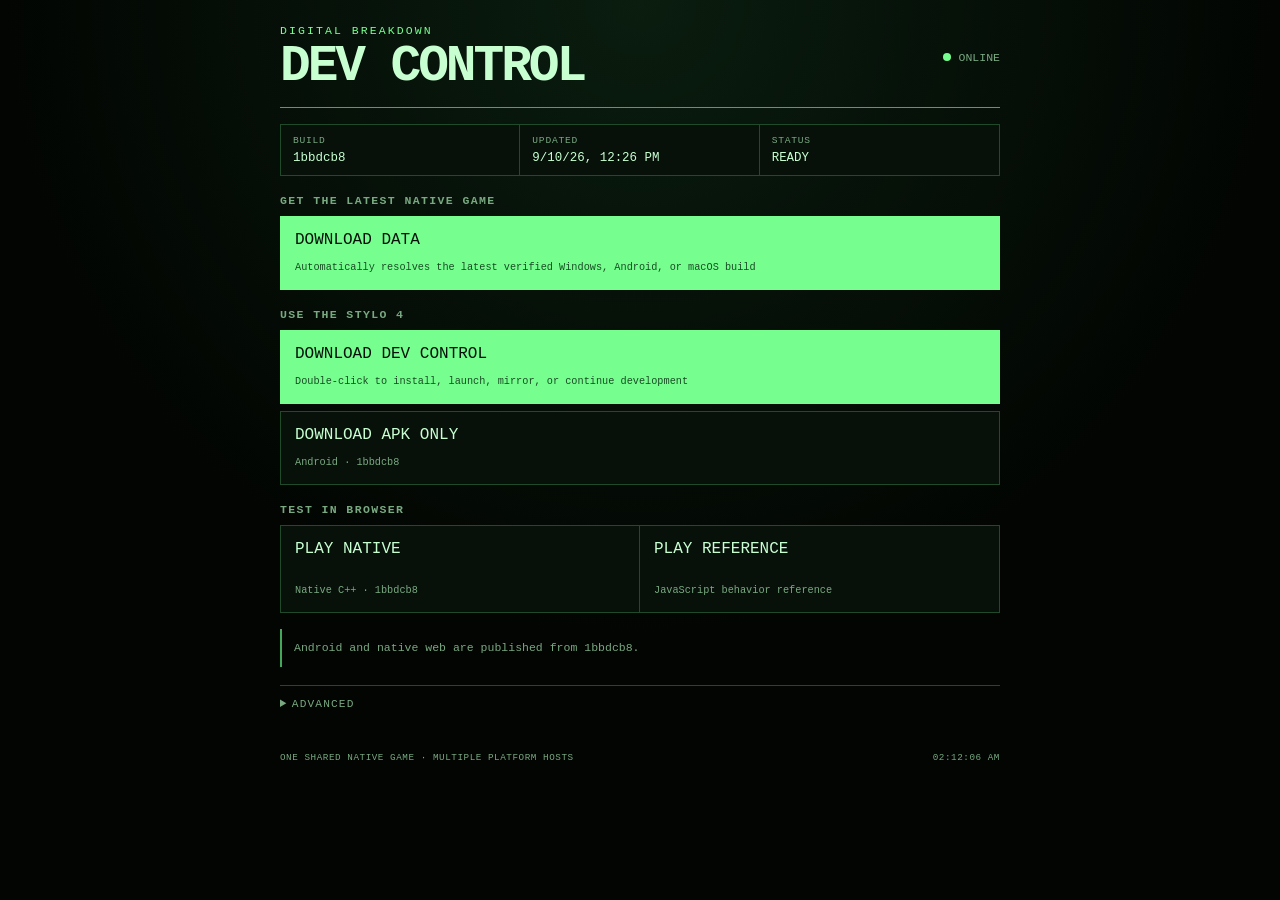
<file: index.html>
<!doctype html>
<html lang="en">
<head>
  <meta charset="utf-8">
  <meta name="viewport" content="width=device-width, initial-scale=1, viewport-fit=cover">
  <meta name="theme-color" content="#07110a">
  <meta name="description" content="Install, test, and inspect Digital Breakdown development builds.">
  <meta name="application-name" content="DATA by indrolend">
  <meta name="keywords" content="DATA, Digital Breakdown, DigitalBreakdown, indrolend, game download">
  <title>Digital Breakdown Dev</title>
  <link rel="manifest" href="./manifest.webmanifest">
  <link rel="stylesheet" href="./styles.css">
</head>
<body>
  <main class="shell">
    <header class="masthead">
      <div><p class="eyebrow">DIGITAL BREAKDOWN</p><h1>DEV CONTROL</h1></div>
      <div class="status-stack"><span id="network-dot" class="status-dot"></span><span id="network-label">CHECKING</span></div>
    </header>

    <section class="status-bar" aria-label="Published build status">
      <div><span>BUILD</span><strong id="source-commit">--</strong></div>
      <div><span>UPDATED</span><strong id="built-at">--</strong></div>
      <div><span>STATUS</span><strong id="manifest-status">CHECKING</strong></div>
    </section>

    <section class="workflow">
      <h2>GET THE LATEST NATIVE GAME</h2>
      <a class="action action-primary action-wide" href="./download/">
        <span>DOWNLOAD DATA</span>
        <small>Automatically resolves the latest verified Windows, Android, or macOS build</small>
      </a>
    </section>

    <section class="workflow">
      <h2>USE THE STYLO 4</h2>
      <a class="action action-primary action-wide" href="./dev-control/Digital-Breakdown-Dev-Control.cmd" download>
        <span>DOWNLOAD DEV CONTROL</span>
        <small>Double-click to install, launch, mirror, or continue development</small>
      </a>
      <a id="download-android" class="action action-wide" href="#">
        <span>DOWNLOAD APK ONLY</span>
        <small id="android-detail">Latest completed Android build</small>
      </a>
    </section>

    <section class="workflow">
      <h2>TEST IN BROWSER</h2>
      <div class="action-row">
        <a id="play-web" class="action" href="#"><span>PLAY NATIVE</span><small id="play-detail">C++ WebAssembly build</small></a>
        <a id="play-reference" class="action" href="#"><span>PLAY REFERENCE</span><small id="reference-detail">JavaScript behavior reference</small></a>
      </div>
    </section>

    <p id="source-message" class="source-message">Checking the latest completed build.</p>

    <details class="advanced">
      <summary>ADVANCED</summary>
      <div class="advanced-grid">
        <a id="open-source-commit" href="#" target="_blank" rel="noreferrer">Open published source</a>
        <a id="publish-latest" href="#" target="_blank" rel="noreferrer">Build and publish main</a>
        <a id="build-native" href="#" target="_blank" rel="noreferrer">Android workflow</a>
        <a id="releases" href="#" target="_blank" rel="noreferrer">Release files</a>
        <a id="game-repo" href="#" target="_blank" rel="noreferrer">Source repository</a>
        <a id="download-web" href="#">Download native web</a>
        <a id="download-reference" href="#">Download reference</a>
        <a id="download-research" href="#">Download research snapshot</a>
      </div>
    </details>

    <footer><span>ONE SHARED NATIVE GAME · MULTIPLE PLATFORM HOSTS</span><span id="clock">--:--:--</span></footer>
  </main>
  <script src="./config.js"></script>
  <script src="./app.js"></script>
  <script type="application/ld+json">
    {
      "@context": "https://schema.org",
      "@type": "VideoGame",
      "@id": "https://indrolend.github.io/Digital-breakdown-dev/#data",
      "name": "DATA",
      "alternateName": ["Digital Breakdown", "DigitalBreakdown"],
      "author": {"@type": "Person", "name": "indrolend"},
      "downloadUrl": "https://indrolend.github.io/Digital-breakdown-dev/download/",
      "gamePlatform": ["Windows", "Android", "macOS"]
    }
  </script>
</body>
</html>
</file>
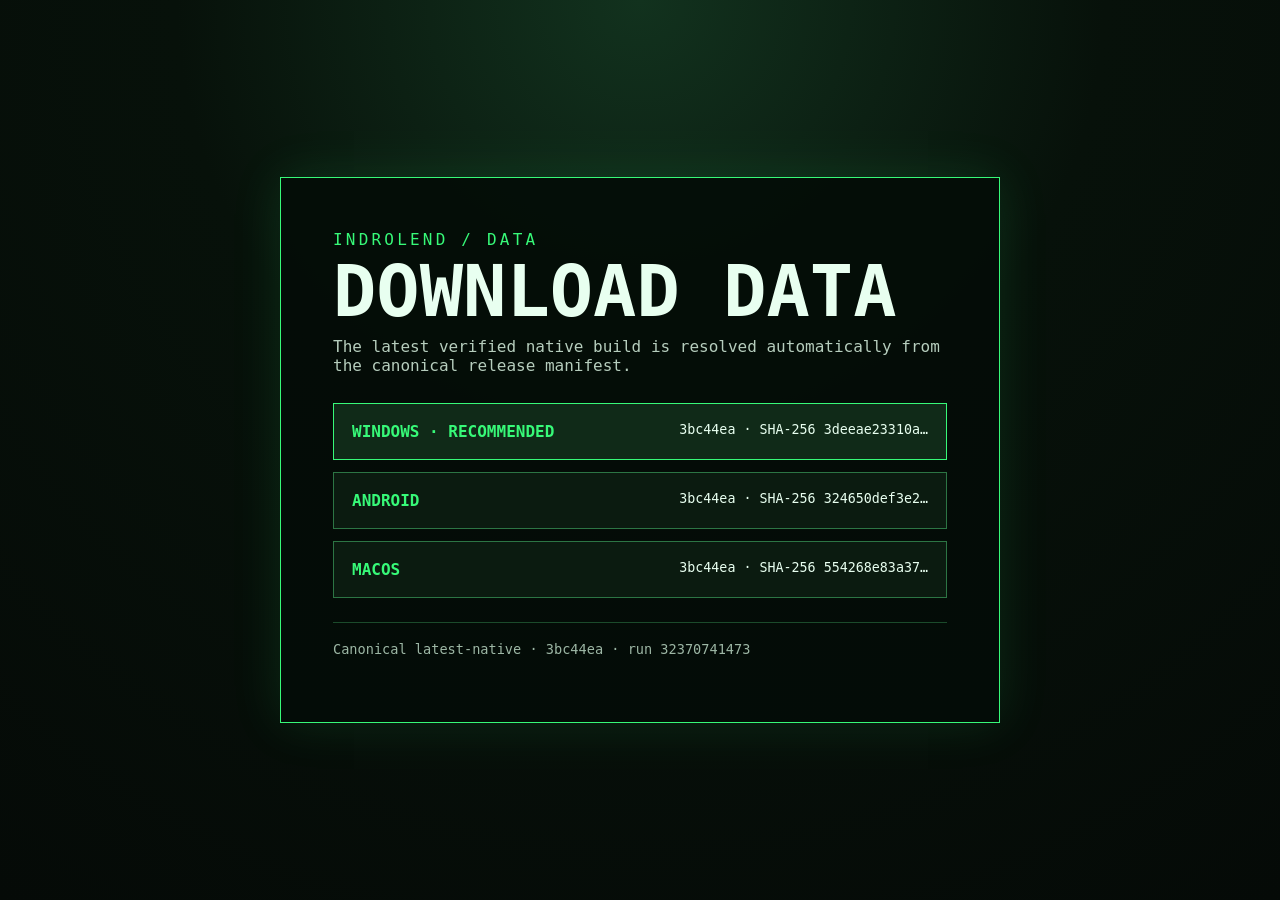
<file: download/index.html>
<!doctype html>
<html lang="en">
<head>
  <meta charset="utf-8">
  <meta name="viewport" content="width=device-width, initial-scale=1">
  <meta name="description" content="Download the latest verified native version of DATA by indrolend for Windows, Android, or macOS.">
  <title>Download DATA by indrolend</title>
  <link rel="stylesheet" href="./styles.css">
</head>
<body>
  <main>
    <p class="eyebrow">INDROLEND / DATA</p>
    <h1>DOWNLOAD DATA</h1>
    <p class="lede">The latest verified native build is resolved automatically from the canonical release manifest.</p>
    <div class="platforms">
      <a class="button" href="./windows/" data-platform-link="windows-x64"><strong>WINDOWS</strong><small>Checking latest build…</small></a>
      <a class="button" href="./android/" data-platform-link="android-armeabi-v7a"><strong>ANDROID</strong><small>Checking latest build…</small></a>
      <a class="button" href="./macos/" data-platform-link="macos-universal"><strong>MACOS</strong><small>Checking latest build…</small></a>
    </div>
    <p id="status" class="status" role="status">Reading canonical latest-native manifest…</p>
    <noscript>JavaScript is required to resolve and validate the latest release.</noscript>
  </main>
  <script src="./resolver.js" data-manifest="../native-build-manifest.json"></script>
</body>
</html>
</file>
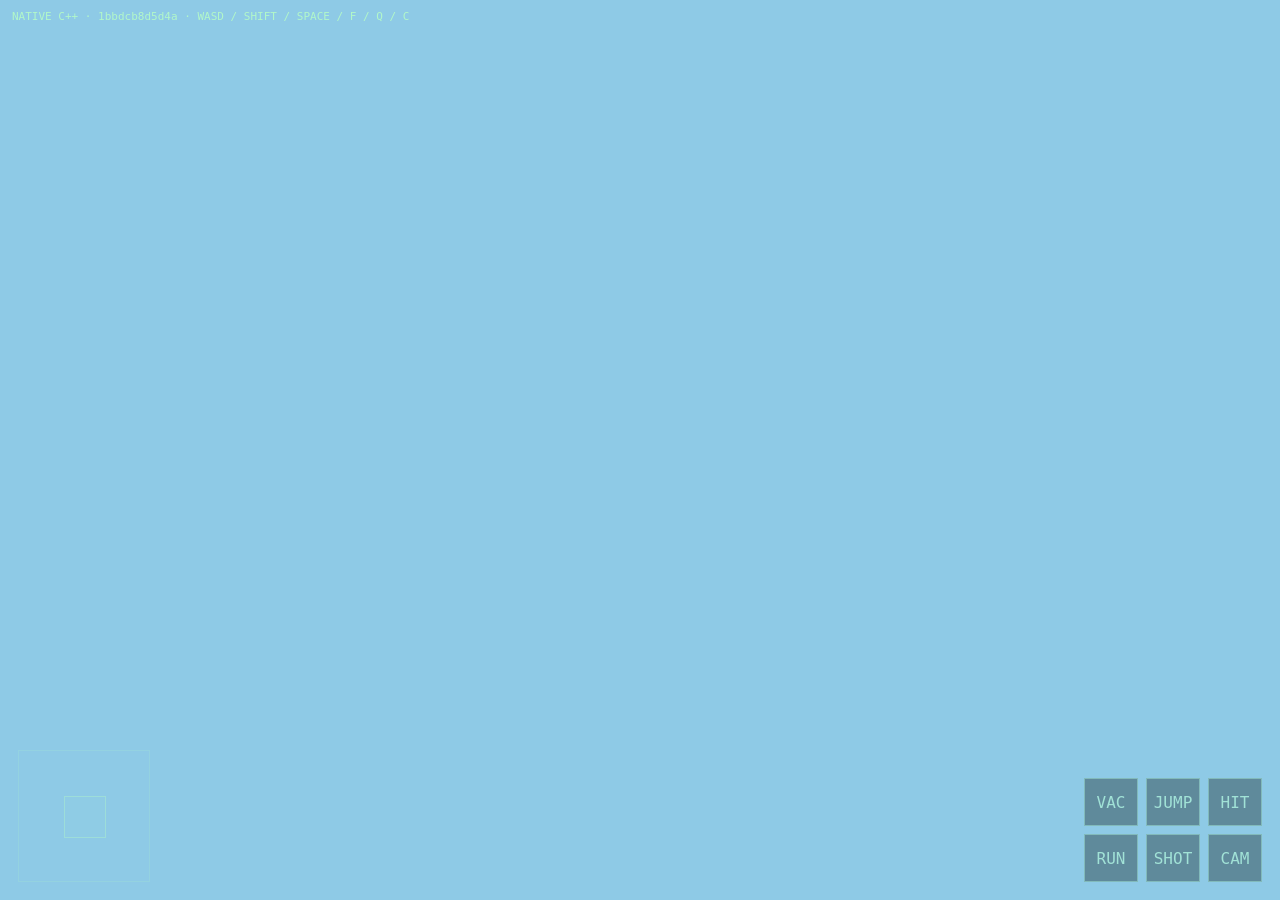
<file: play/index.html>
<!doctype html>
<html lang="en">
<head>
  <meta charset="utf-8">
  <meta name="viewport" content="width=device-width, initial-scale=1, viewport-fit=cover, user-scalable=no">
  <meta name="theme-color" content="#020803">
  <title>Data · Native Web</title>
  <style>
    * { box-sizing: border-box; }
    html, body { width: 100%; height: 100%; margin: 0; overflow: hidden; background: #020803; color: #b8ffc4; font-family: ui-monospace, SFMono-Regular, Menlo, monospace; }
    canvas { display: block; width: 100%; height: 100%; touch-action: none; }
    #status { position: fixed; top: 10px; left: 12px; z-index: 4; font-size: 11px; opacity: .85; pointer-events: none; }
    #controls { position: fixed; inset: 0; z-index: 3; pointer-events: none; }
    .pad, .buttons { position: absolute; bottom: max(18px, env(safe-area-inset-bottom)); pointer-events: auto; touch-action: none; }
    .pad { left: 18px; width: 132px; height: 132px; border: 1px solid rgba(184,255,196,.35); }
    .stick { position: absolute; width: 42px; height: 42px; left: 45px; top: 45px; border: 1px solid rgba(184,255,196,.8); background: rgba(184,255,196,.1); }
    .buttons { right: 18px; display: grid; grid-template-columns: repeat(3, 54px); gap: 8px; }
    button { height: 48px; border-radius: 0; border: 1px solid rgba(184,255,196,.55); background: rgba(2,8,3,.72); color: #b8ffc4; font: inherit; }
    button.active { background: rgba(184,255,196,.22); }
    @media (pointer:fine) { .pad, .buttons { opacity: .45; } }
  </style>
</head>
<body>
  <canvas id="canvas" tabindex="0" aria-label="Data native runtime"></canvas>
  <div id="status">LOADING NATIVE C++ RUNTIME</div>
  <div id="controls">
    <div id="pad" class="pad"><div id="stick" class="stick"></div></div>
    <div class="buttons">
      <button data-action="vacuum">VAC</button>
      <button data-action="jump">JUMP</button>
      <button data-action="melee">HIT</button>
      <button data-action="sprint">RUN</button>
      <button data-action="shoot">SHOT</button>
      <button data-action="camera">CAM</button>
    </div>
  </div>
  <script src="./digital-breakdown.js"></script>
  <script>
    const canvas = document.getElementById('canvas');
    const status = document.getElementById('status');
    const pad = document.getElementById('pad');
    const stick = document.getElementById('stick');
    const state = { moveX: 0, moveZ: 0, lookX: 0, lookY: 0, vacuum: 0, sprint: 0, jump: 0, melee: 0, shoot: 0, camera: 0 };
    const androidKeys = { KeyW:51, KeyA:29, KeyS:47, KeyD:32, KeyQ:45, KeyC:31, KeyF:34, ShiftLeft:59, ShiftRight:60, Space:62 };
    let api = null;
    let last = performance.now();
    let lookPointer = null;
    let lookX = 0;
    let lookY = 0;
    let padPointer = null;

    function resize() {
      const dpr = Math.min(devicePixelRatio || 1, 2);
      const width = Math.max(1, Math.round(innerWidth * dpr));
      const height = Math.max(1, Math.round(innerHeight * dpr));
      if (canvas.width !== width || canvas.height !== height) {
        canvas.width = width;
        canvas.height = height;
        if (api) api.resize(width, height);
      }
    }

    function sendControls() {
      if (!api) return;
      api.touch(state.moveX, state.moveZ, state.lookX, state.lookY, state.vacuum, state.sprint, state.jump, state.melee, state.shoot, state.camera);
      state.lookX = state.lookY = 0;
      state.jump = state.melee = state.shoot = state.camera = 0;
    }

    const presentationStepMs = 1000 / 60;
    let nextPresentation = 0;

    function frame(now) {
      requestAnimationFrame(frame);
      if (!nextPresentation) nextPresentation = now;
      if (now < nextPresentation) return;
      do { nextPresentation += presentationStepMs; } while (nextPresentation <= now);
      resize();
      const dt = Math.min((now - last) / 1000, 0.25);
      last = now;
      sendControls();
      if (api) api.frame(dt);
    }

    addEventListener('keydown', event => {
      const code = androidKeys[event.code];
      if (code !== undefined && api) { event.preventDefault(); api.key(code, 1); }
    });
    addEventListener('keyup', event => {
      const code = androidKeys[event.code];
      if (code !== undefined && api) { event.preventDefault(); api.key(code, 0); }
    });

    canvas.addEventListener('pointerdown', event => {
      if (event.pointerType === 'mouse' && event.button === 0) state.vacuum = 1;
      lookPointer = event.pointerId;
      lookX = event.clientX;
      lookY = event.clientY;
      canvas.setPointerCapture(event.pointerId);
      canvas.focus();
    });
    canvas.addEventListener('pointermove', event => {
      if (event.pointerId !== lookPointer) return;
      state.lookX += event.clientX - lookX;
      state.lookY += event.clientY - lookY;
      lookX = event.clientX;
      lookY = event.clientY;
    });
    canvas.addEventListener('pointerup', event => {
      if (event.pointerId === lookPointer) lookPointer = null;
      if (event.pointerType === 'mouse' && event.button === 0) state.vacuum = 0;
    });
    canvas.addEventListener('contextmenu', event => event.preventDefault());

    function updatePad(event) {
      const r = pad.getBoundingClientRect();
      const x = Math.max(-1, Math.min(1, (event.clientX - (r.left + r.width / 2)) / (r.width * .38)));
      const y = Math.max(-1, Math.min(1, (event.clientY - (r.top + r.height / 2)) / (r.height * .38)));
      state.moveX = x;
      state.moveZ = -y;
      stick.style.transform = `translate(${x * 38}px, ${y * 38}px)`;
    }
    pad.addEventListener('pointerdown', event => { padPointer = event.pointerId; pad.setPointerCapture(event.pointerId); updatePad(event); });
    pad.addEventListener('pointermove', event => { if (event.pointerId === padPointer) updatePad(event); });
    pad.addEventListener('pointerup', event => { if (event.pointerId === padPointer) { padPointer = null; state.moveX = state.moveZ = 0; stick.style.transform = ''; } });

    document.querySelectorAll('button[data-action]').forEach(button => {
      const action = button.dataset.action;
      const held = action === 'vacuum' || action === 'sprint';
      button.addEventListener('pointerdown', event => { event.preventDefault(); state[action] = 1; button.classList.add('active'); button.setPointerCapture(event.pointerId); });
      const release = () => { if (held) state[action] = 0; button.classList.remove('active'); };
      button.addEventListener('pointerup', release);
      button.addEventListener('pointercancel', release);
    });

    createDigitalBreakdown({ canvas }).then(Module => {
      api = {
        init: Module.cwrap('db_init', 'number', ['string']),
        resize: Module.cwrap('db_resize', null, ['number','number']),
        frame: Module.cwrap('db_frame', null, ['number']),
        key: Module.cwrap('db_key', null, ['number','number']),
        touch: Module.cwrap('db_touch_controls', null, ['number','number','number','number','number','number','number','number','number','number']),
        commit: Module.cwrap('db_source_commit', 'string', [])
      };
      if (!api.init('#canvas')) throw new Error('WebGL context creation failed');
      resize();
      status.textContent = `NATIVE C++ · ${api.commit().slice(0, 12)} · WASD / SHIFT / SPACE / F / Q / C`;
    }).catch(error => {
      console.error(error);
      status.textContent = `NATIVE BUILD FAILED: ${error.message}`;
    });

    addEventListener('resize', resize);
    requestAnimationFrame(frame);
  </script>
</body>
</html>
</file>
<file: styles.css>
:root {
  color-scheme: dark;
  --bg: #020502;
  --panel: #07110a;
  --line: #1f4b2a;
  --line-strong: #43a85a;
  --text: #c7ffd1;
  --muted: #79a981;
  --accent: #76ff8f;
  --danger: #ff7f7f;
  font-family: ui-monospace, SFMono-Regular, Menlo, Monaco, Consolas, "Liberation Mono", monospace;
}
* { box-sizing: border-box; }
html { min-height: 100%; background: var(--bg); }
body {
  margin: 0;
  min-height: 100vh;
  color: var(--text);
  background: radial-gradient(circle at top, #0a1d0f 0, var(--bg) 58%);
}
a { font: inherit; }
.shell { width: min(720px, calc(100% - 24px)); margin: 0 auto; padding: 24px 0 28px; }
.masthead, footer { display: flex; align-items: center; justify-content: space-between; gap: 18px; }
.masthead { padding: 0 0 16px; border-bottom: 1px solid var(--line-strong); }
.eyebrow { margin: 0 0 5px; color: var(--accent); letter-spacing: .18em; font-size: .72rem; }
h1, h2, p { margin-top: 0; }
h1 { margin-bottom: 0; font-size: clamp(1.7rem, 7vw, 3.2rem); letter-spacing: -.06em; line-height: .95; }
h2 { margin: 0 0 9px; color: var(--muted); font-size: .72rem; letter-spacing: .12em; }
.status-stack { display: flex; align-items: center; gap: 8px; color: var(--muted); font-size: .72rem; }
.status-dot { width: 8px; height: 8px; border-radius: 50%; background: var(--accent); }
.status-dot.offline { background: var(--danger); }
.status-bar { display: grid; grid-template-columns: repeat(3, 1fr); margin-top: 16px; border: 1px solid var(--line); background: var(--panel); }
.status-bar div { padding: 10px 12px; border-right: 1px solid var(--line); min-width: 0; }
.status-bar div:last-child { border-right: 0; }
.status-bar span { display: block; margin-bottom: 5px; color: var(--muted); font-size: .6rem; letter-spacing: .08em; }
.status-bar strong { display: block; overflow-wrap: anywhere; font-size: .78rem; font-weight: 500; }
.workflow { margin-top: 18px; }
.action-row { display: grid; grid-template-columns: 1fr 1fr; }
.action {
  min-height: 88px;
  display: flex;
  flex-direction: column;
  justify-content: space-between;
  gap: 12px;
  padding: 14px;
  border: 1px solid var(--line);
  color: var(--text);
  background: var(--panel);
  text-decoration: none;
  transition: background 120ms ease, color 120ms ease, opacity 120ms ease;
}
.action-row .action + .action { border-left: 0; }
.action-wide { min-height: 74px; margin-top: 7px; }
.action:hover, .action:focus-visible { background: rgba(118,255,143,.11); color: #fff; outline: none; }
.action-primary { background: var(--accent); color: #031007; border-color: var(--accent); }
.action-primary:hover, .action-primary:focus-visible { background: #b0ffbf; color: #031007; }
.action small { color: var(--muted); font-size: .64rem; line-height: 1.35; }
.action-primary small { color: #194c24; }
.action.unavailable { opacity: .4; pointer-events: none; }
.source-message { margin: 16px 0 0; padding: 11px 12px; border-left: 2px solid var(--line-strong); color: var(--muted); font-size: .72rem; line-height: 1.45; }
.advanced { margin-top: 18px; border-top: 1px solid var(--line); }
.advanced summary { padding: 12px 0; cursor: pointer; color: var(--muted); font-size: .7rem; letter-spacing: .1em; }
.advanced-grid { display: grid; grid-template-columns: 1fr 1fr; gap: 1px; background: var(--line); border: 1px solid var(--line); }
.advanced-grid a { padding: 11px 12px; color: var(--text); background: var(--panel); text-decoration: none; font-size: .7rem; }
.advanced-grid a:hover, .advanced-grid a:focus-visible { background: rgba(118,255,143,.11); outline: none; }
footer { margin-top: 20px; padding-top: 10px; color: var(--muted); font-size: .58rem; letter-spacing: .06em; }
@media (max-width: 520px) {
  .shell { width: calc(100% - 16px); }
  .status-bar, .action-row, .advanced-grid { grid-template-columns: 1fr; }
  .status-bar div { border-right: 0; border-bottom: 1px solid var(--line); }
  .status-bar div:last-child { border-bottom: 0; }
  .action-row .action + .action { border-left: 1px solid var(--line); border-top: 0; }
  footer { align-items: flex-end; }
}
</file>
<file: download/styles.css>
:root { color-scheme: dark; font-family: ui-monospace, "Cascadia Code", monospace; background: #050a07; color: #e8fff0; }
* { box-sizing: border-box; }
body { margin: 0; min-height: 100vh; display: grid; place-items: center; padding: 24px; background: radial-gradient(circle at top, #12321e 0, #07110a 42%, #050a07 100%); }
main { width: min(720px, 100%); border: 1px solid #37f978; background: rgba(4, 12, 7, .92); padding: clamp(24px, 6vw, 52px); box-shadow: 0 0 48px rgba(55, 249, 120, .12); }
.eyebrow { color: #37f978; letter-spacing: .2em; margin: 0 0 8px; }
h1 { margin: 0 0 12px; font-size: clamp(2rem, 8vw, 4.5rem); line-height: .95; }
.lede { color: #b6cdbd; margin: 0 0 28px; }
.platforms { display: grid; gap: 12px; }
a.button { display: flex; justify-content: space-between; gap: 16px; padding: 18px; border: 1px solid #2c7544; color: #e8fff0; text-decoration: none; background: #0b1b10; }
a.button:hover, a.button:focus-visible { border-color: #37f978; background: #102a18; outline: none; }
a.button strong { color: #37f978; }
.status { margin-top: 24px; padding-top: 18px; border-top: 1px solid #1b4b2b; color: #9db7a5; font-size: .85rem; overflow-wrap: anywhere; }
.error { color: #ff8d8d; }
noscript { color: #ffcf70; }
</file>
